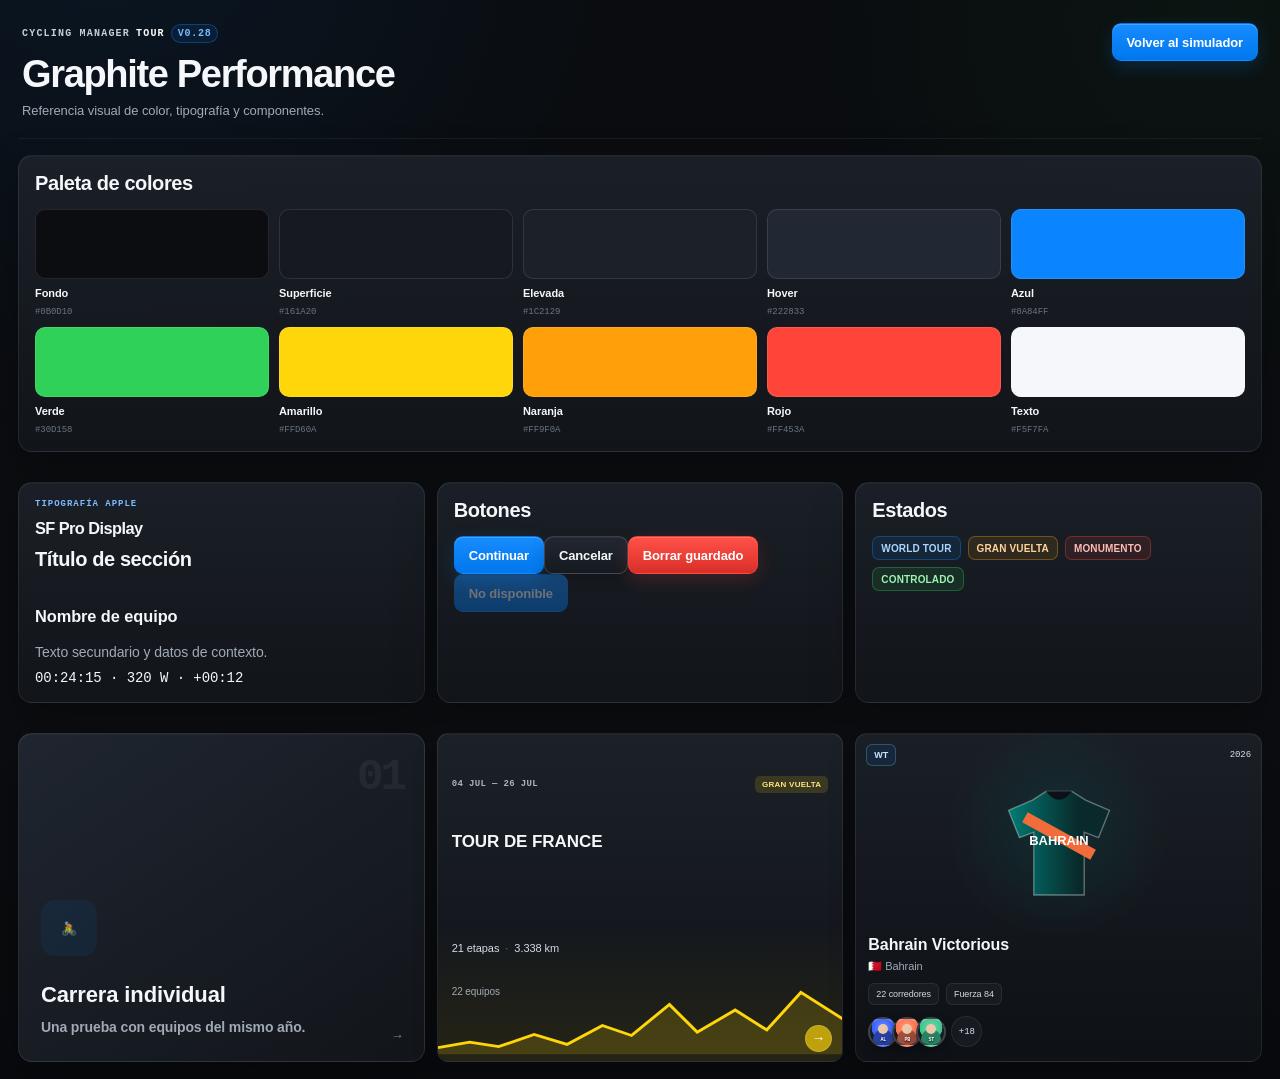
<file: ui-showcase.html>
<!DOCTYPE html>
<html lang="es" class="v028-graphite">
<head>
  <meta charset="UTF-8">
  <meta name="viewport" content="width=device-width, initial-scale=1.0">
  <meta name="theme-color" content="#0b0d10">
  <title>Graphite Performance · UI Showcase</title>
  <link rel="stylesheet" href="styles.css">
  <link rel="stylesheet" href="v028.css">
  <style>
    .showcase{display:grid;gap:16px}.showcase-grid{display:grid;grid-template-columns:repeat(3,minmax(0,1fr));gap:12px}.swatches{display:grid;grid-template-columns:repeat(5,1fr);gap:10px}.swatch{display:grid;gap:8px}.swatch i{height:70px;border:1px solid rgba(255,255,255,.1);border-radius:10px}.swatch b{font-size:11px}.swatch span{color:#697382;font-family:var(--font-mono);font-size:9px}.demo-jersey{width:150px;margin:auto}.demo-team{min-height:320px}.type-sample{display:grid;gap:10px}.type-sample h1,.type-sample h2,.type-sample h3,.type-sample p{margin:0}.showcase .panel{overflow:visible}@media(max-width:900px){.showcase-grid,.swatches{grid-template-columns:1fr 1fr}}@media(max-width:600px){.showcase-grid,.swatches{grid-template-columns:1fr}}
  </style>
</head>
<body class="v028-ui">
<div id="app">
  <header class="v028-wizard-header">
    <div class="v028-header-main"><div><span class="v028-brandline">CYCLING MANAGER <b>TOUR</b> <em>V0.28</em></span><h1>Graphite Performance</h1><p>Referencia visual de color, tipografía y componentes.</p></div></div>
    <div class="v028-header-actions"><a href="index.html"><button>Volver al simulador</button></a></div>
  </header>
  <main class="v028-wizard-stage showcase">
    <section class="panel"><h2>Paleta de colores</h2><div class="swatches">
      <div class="swatch"><i style="background:#0b0d10"></i><b>Fondo</b><span>#0B0D10</span></div>
      <div class="swatch"><i style="background:#161a20"></i><b>Superficie</b><span>#161A20</span></div>
      <div class="swatch"><i style="background:#1c2129"></i><b>Elevada</b><span>#1C2129</span></div>
      <div class="swatch"><i style="background:#222833"></i><b>Hover</b><span>#222833</span></div>
      <div class="swatch"><i style="background:#0a84ff"></i><b>Azul</b><span>#0A84FF</span></div>
      <div class="swatch"><i style="background:#30d158"></i><b>Verde</b><span>#30D158</span></div>
      <div class="swatch"><i style="background:#ffd60a"></i><b>Amarillo</b><span>#FFD60A</span></div>
      <div class="swatch"><i style="background:#ff9f0a"></i><b>Naranja</b><span>#FF9F0A</span></div>
      <div class="swatch"><i style="background:#ff453a"></i><b>Rojo</b><span>#FF453A</span></div>
      <div class="swatch"><i style="background:#f5f7fa"></i><b>Texto</b><span>#F5F7FA</span></div>
    </div></section>
    <section class="showcase-grid">
      <article class="panel type-sample"><span class="v028-kicker">TIPOGRAFÍA APPLE</span><h1>SF Pro Display</h1><h2>Título de sección</h2><h3>Nombre de equipo</h3><p class="muted">Texto secundario y datos de contexto.</p><code>00:24:15 · 320 W · +00:12</code></article>
      <article class="panel"><h2>Botones</h2><div class="button-row"><button>Continuar</button><button class="secondary">Cancelar</button><button class="danger">Borrar guardado</button><button disabled>No disponible</button></div></article>
      <article class="panel"><h2>Estados</h2><div class="badge-row"><span class="badge blue">WORLD TOUR</span><span class="badge orange">GRAN VUELTA</span><span class="badge red">MONUMENTO</span><span class="badge green">CONTROLADO</span></div></article>
    </section>
    <section class="showcase-grid">
      <button class="v028-mode-card"><span class="v028-mode-number">01</span><span class="v028-mode-icon">🚴</span><strong>Carrera individual</strong><small>Una prueba con equipos del mismo año.</small><span class="v028-mode-arrow">→</span></button>
      <article class="v028-race-card" style="--race-tone:#ffd60a;--race-fill:rgba(255,214,10,.12);--race-glow:rgba(255,214,10,.3)"><div class="v028-race-top"><span class="v028-race-date">04 JUL — 26 JUL</span><span class="v028-category grand">GRAN VUELTA</span></div><strong class="v028-race-name">Tour de France</strong><div class="v028-race-meta"><span>21 etapas</span><i>·</i><span>3.338 km</span></div><div class="v028-race-limit">22 equipos</div><svg class="v028-race-profile" viewBox="0 0 320 74" preserveAspectRatio="none"><path d="M0 62 L25 57 L48 61 L76 50 L102 59 L130 42 L153 51 L183 23 L205 48 L235 28 L260 46 L287 12 L320 36 L320 68 L0 68 Z" fill="rgba(255,214,10,.16)"/><path d="M0 62 L25 57 L48 61 L76 50 L102 59 L130 42 L153 51 L183 23 L205 48 L235 28 L260 46 L287 12 L320 36" fill="none" stroke="#ffd60a" stroke-width="2.5"/></svg><span class="v028-card-arrow">→</span></article>
      <article class="v028-team-card demo-team" style="--team-primary:#006c66;--team-secondary:#09292a;--team-accent:#f26b3a"><div class="v028-team-top"><span class="v028-level-badge wt">WT</span><span class="v028-year-badge">2026</span></div><div class="v028-jersey-stage"><svg class="v028-jersey-svg demo-jersey" viewBox="0 0 220 190"><path d="M71 30 91 17h38l20 13 35 15-16 40-21-8v92H73V77l-21 8-16-40 35-15Z" fill="url(#demo)" stroke="rgba(255,255,255,.35)" stroke-width="2"/><defs><linearGradient id="demo"><stop stop-color="#007b74"/><stop offset=".7" stop-color="#09292a"/></linearGradient></defs><path d="M60 55 160 110" stroke="#f26b3a" stroke-width="17"/><path d="M91 17q19 25 38 0" fill="#0d1117"/><text x="110" y="96" text-anchor="middle" fill="#fff" font-size="19" font-weight="900">BAHRAIN</text></svg></div><div class="v028-team-copy"><strong>Bahrain Victorious</strong><span>🇧🇭 Bahrain</span></div><div class="v028-team-stats"><span>22 corredores</span><span>Fuerza 84</span></div><div class="v028-avatar-stack"><span class="v028-avatar compact" style="--avatar:#335cff"><i>AL</i></span><span class="v028-avatar compact" style="--avatar:#ff714a"><i>PB</i></span><span class="v028-avatar compact" style="--avatar:#36c58c"><i>ST</i></span><span class="v028-avatar-more">+18</span></div></article>
    </section>
  </main>
</div>
</body>
</html>
</file>
<file: styles.css>
/* ============================================================
   CYCLING MANAGER TOUR v0.19
   styles.css
   ============================================================ */
:root{--bg:#0b1120;--panel:#1f2937;--panel2:#263244;--panel3:#334155;--text:#f9fafb;--muted:#9ca3af;--border:rgba(148,163,184,.24);--green:#22c55e;--blue:#38bdf8;--red:#ef4444;--orange:#f59e0b;--yellow:#facc15;--pink:#f472b6;--shadow:rgba(0,0,0,.34);--radius:18px}
*{box-sizing:border-box}body{margin:0;font-family:Inter,system-ui,-apple-system,BlinkMacSystemFont,"Segoe UI",sans-serif;color:var(--text);background:radial-gradient(circle at top left,rgba(34,197,94,.18),transparent 32%),radial-gradient(circle at top right,rgba(56,189,248,.14),transparent 32%),linear-gradient(180deg,#0b1120,#111827);font-size:15px}#app{width:min(100%,1780px);margin:0 auto;padding:22px}button,select,input{font-family:inherit}button{border:0;border-radius:12px;padding:11px 15px;background:linear-gradient(180deg,#34d399,var(--green));color:#052e16;font-weight:900;cursor:pointer;box-shadow:0 10px 20px var(--shadow)}button:hover{filter:brightness(1.07);transform:translateY(-1px)}button.secondary,.tab{background:linear-gradient(180deg,var(--panel3),#273244);color:var(--text);border:1px solid var(--border)}button.danger{background:linear-gradient(180deg,#fb7185,var(--red));color:#fff}select{width:100%;padding:10px;border-radius:12px;background:#0f172a;color:var(--text);border:1px solid var(--border);font-weight:800}input[type=range]{width:100%;accent-color:var(--green)}.header{display:flex;justify-content:space-between;gap:16px;align-items:center;margin-bottom:18px}.header h1{margin:0;font-size:clamp(30px,4vw,48px);letter-spacing:-.06em;line-height:.95}.header p{margin:8px 0 0;color:var(--muted)}.top-actions{display:flex;flex-wrap:wrap;gap:10px;justify-content:flex-end}.panel{background:linear-gradient(180deg,rgba(31,41,55,.98),rgba(17,24,39,.98));border:1px solid var(--border);border-radius:var(--radius);padding:18px;box-shadow:0 18px 38px var(--shadow);overflow-x:auto;margin-bottom:16px}.panel h2{margin:0 0 14px;font-size:25px;letter-spacing:-.04em}.panel h3{margin:18px 0 10px}.grid{display:grid;gap:16px}.grid.teams{grid-template-columns:repeat(2,minmax(0,1fr))}.grid.director{grid-template-columns:minmax(0,1.15fr) minmax(440px,.85fr)}.grid.two,.grid.live-grid{grid-template-columns:minmax(0,1fr) minmax(380px,.75fr)}.muted{color:var(--muted)}.small{font-size:12px}.badge-row,.chip-row,.preset-row{display:flex;gap:7px;flex-wrap:wrap;align-items:center}.badge,.chip{display:inline-flex;align-items:center;padding:6px 9px;border-radius:999px;background:rgba(75,85,99,.48);border:1px solid var(--border);color:#e5e7eb;font-size:11px;font-weight:900}.badge.green{background:rgba(34,197,94,.15);color:#bbf7d0;border-color:rgba(34,197,94,.4)}.badge.blue{background:rgba(56,189,248,.15);color:#bae6fd;border-color:rgba(56,189,248,.4)}.badge.orange{background:rgba(245,158,11,.15);color:#fde68a;border-color:rgba(245,158,11,.4)}.badge.red{background:rgba(239,68,68,.15);color:#fecaca;border-color:rgba(239,68,68,.4)}.jersey-yellow{background:rgba(250,204,21,.18)!important;color:#fde68a!important;border-color:rgba(250,204,21,.48)!important}.jersey-pink{background:rgba(244,114,182,.18)!important;color:#fbcfe8!important;border-color:rgba(244,114,182,.48)!important}.jersey-red{background:rgba(239,68,68,.18)!important;color:#fecaca!important;border-color:rgba(239,68,68,.48)!important}.jersey-green{background:rgba(34,197,94,.18)!important;color:#bbf7d0!important;border-color:rgba(34,197,94,.48)!important}.jersey-blue{background:rgba(56,189,248,.18)!important;color:#bae6fd!important;border-color:rgba(56,189,248,.48)!important}.jersey-white{background:rgba(255,255,255,.16)!important;color:#fff!important;border-color:rgba(255,255,255,.48)!important}.jersey-cobbles{background:rgba(168,162,158,.2)!important;color:#e7e5e4!important;border-color:rgba(168,162,158,.5)!important}.jersey-orange{background:rgba(249,115,22,.18)!important;color:#fed7aa!important;border-color:rgba(249,115,22,.48)!important}.jersey-rainbow{background:linear-gradient(90deg,#38bdf8,#22c55e,#facc15,#ef4444,#a855f7)!important;color:#fff!important}.jersey-polka{background:radial-gradient(circle at 20% 30%,#ef4444 0 10%,transparent 11%),radial-gradient(circle at 70% 45%,#ef4444 0 9%,transparent 10%),rgba(255,255,255,.15)!important;color:#fff!important}.mode-grid,.race-grid{display:grid;grid-template-columns:repeat(2,minmax(0,1fr));gap:12px}.race-grid{grid-template-columns:repeat(3,minmax(0,1fr))}.mode-card,.race-card,.team-card,.roster-card,.status-card,.rider-control,.material-card,.role-card,.leader-card,.podium-card,.mini-class,.calendar-card,.nutrition-card,.live-rider-card,.training-card,.weather-panel,.ttt-box{background:linear-gradient(180deg,rgba(38,50,68,.98),rgba(31,41,55,.98));border:1px solid var(--border);border-radius:16px;padding:15px}.mode-card,.race-card,.roster-card,.training-card{display:grid;gap:7px;text-align:left;color:var(--text)}.mode-card.active,.race-card.active,.training-card.active{outline:2px solid var(--green)}.race-date{color:#9ca3af;font-size:12px;font-weight:900}.race-title{font-size:18px;font-weight:950}.team-card{display:grid;gap:12px;border-color:rgba(148,163,184,.3)}.season-calendar{display:grid;grid-template-columns:repeat(4,minmax(0,1fr));gap:10px;max-height:560px;overflow:auto;padding-right:6px}.calendar-card{display:grid;gap:6px}.calendar-card.active{outline:2px solid var(--green)}.jersey-card{min-height:190px;display:grid;place-items:center;border-radius:18px;overflow:hidden;perspective:900px;background:linear-gradient(135deg,var(--team-primary),var(--team-secondary));border:1px solid rgba(255,255,255,.18)}.jersey-3d{width:154px;height:134px;display:grid;grid-template-columns:34px 1fr 34px;align-items:start;filter:drop-shadow(0 18px 25px rgba(0,0,0,.42));transform:rotateX(6deg) rotateY(-7deg);transition:.18s ease}.team-card:hover .jersey-3d{transform:rotateX(3deg) rotateY(5deg) scale(1.025)}.jersey-sleeve{height:58px;margin-top:18px;background:linear-gradient(180deg,var(--team-secondary),var(--team-accent));border-radius:16px 16px 8px 8px}.jersey-sleeve.left{transform:rotate(12deg)}.jersey-sleeve.right{transform:rotate(-12deg)}.jersey-body{position:relative;overflow:hidden;height:130px;display:grid;place-items:center;text-align:center;padding:12px;border-radius:22px 22px 16px 16px;background:linear-gradient(90deg,transparent 0 18%,var(--team-accent) 18% 28%,transparent 28% 72%,var(--team-accent) 72% 82%,transparent 82% 100%),linear-gradient(180deg,var(--team-primary),var(--team-secondary));border:2px solid rgba(255,255,255,.35)}.jersey-body:before{content:"";position:absolute;inset:0;background:radial-gradient(circle at 25% 12%,rgba(255,255,255,.35),transparent 22%),linear-gradient(110deg,rgba(255,255,255,.22),transparent 36%,rgba(0,0,0,.18) 70%,transparent)}.jersey-neck{position:absolute;top:-2px;left:50%;width:35px;height:22px;transform:translateX(-50%);background:rgba(15,23,42,.78);border-radius:0 0 18px 18px;border:1px solid rgba(255,255,255,.28);z-index:4}.stripe{position:absolute;top:0;bottom:0;width:18px;background:var(--team-accent);opacity:.78;z-index:1}.stripe-a{left:18px;transform:skewX(-10deg)}.stripe-b{right:18px;transform:skewX(10deg)}.jersey-body span,.jersey-body small{position:relative;z-index:5;color:#fff;text-shadow:0 2px 6px rgba(0,0,0,.6)}.jersey-body span{font-size:14px;font-weight:950}.jersey-body small{display:block;max-width:90px;font-size:8px;line-height:1.05;font-weight:800}.sticky-panel{position:sticky;top:10px;z-index:20}.roster-summary{display:grid;grid-template-columns:280px 1fr;gap:16px;align-items:center}.roster-grid{display:grid;grid-template-columns:repeat(4,minmax(0,1fr));gap:12px}.roster-card.selected{outline:2px solid var(--green);background:linear-gradient(180deg,rgba(34,197,94,.16),rgba(31,41,55,.98))}.chip.selected{background:rgba(34,197,94,.18);color:#bbf7d0;border-color:rgba(34,197,94,.45)}.mini-stats{display:grid;grid-template-columns:repeat(5,1fr);gap:5px;margin-top:10px}.mini-stats span{background:rgba(15,23,42,.48);border:1px solid var(--border);border-radius:10px;padding:6px;text-align:center;font-size:11px;font-weight:850}.tabs{display:flex;gap:8px;flex-wrap:wrap;margin:16px 0}.tab.active{background:linear-gradient(180deg,#34d399,var(--green));color:#052e16}.actionbar{position:sticky;top:10px;z-index:35;display:flex;justify-content:space-between;align-items:center;gap:14px;margin-bottom:16px;padding:14px;border-radius:18px;border:1px solid rgba(34,197,94,.42);background:rgba(15,23,42,.94);backdrop-filter:blur(14px);box-shadow:0 18px 34px rgba(0,0,0,.38)}.actionbar.live{border-color:rgba(56,189,248,.48)}.actionbar strong{font-size:18px}.actionbar p{margin:4px 0 0;color:var(--muted)}.actionbar-buttons{display:flex;gap:10px;flex-wrap:wrap}.bar{height:8px;margin-top:9px;background:rgba(31,41,55,.9);border-radius:999px;overflow:hidden;border:1px solid var(--border)}.bar div{height:100%;background:linear-gradient(90deg,var(--blue),var(--green))}.weather-panel{display:grid;grid-template-columns:1.2fr repeat(3,1fr);gap:10px;margin-bottom:14px}.weather-panel div{display:grid;gap:2px}.weather-panel span,.weather-panel small{color:var(--muted);font-size:12px}.stage-profile-card{display:grid;gap:12px}.stage-title-row{display:flex;justify-content:space-between;gap:14px;align-items:flex-start}.stage-title-row h2{margin:0}.stage-title-row p{margin:5px 0 0;color:var(--muted)}.profile-svg{background:rgba(15,23,42,.58);border:1px solid var(--border);border-radius:16px;overflow:hidden}.profile-svg svg{width:100%;min-height:280px;display:block}.profile-area{fill:rgba(34,197,94,.12)}.profile-line{fill:none;stroke:#86efac;stroke-width:3;stroke-linecap:round;stroke-linejoin:round}.climb-line{stroke:rgba(250,204,21,.6);stroke-dasharray:4 4}.climb-dot{fill:#ef4444;stroke:#fff;stroke-width:1.5}.svg-label{fill:#f9fafb;font-size:11px;font-weight:900;paint-order:stroke;stroke:rgba(15,23,42,.9);stroke-width:4px}.svg-icon{fill:#e5e7eb;font-size:12px;font-weight:900;paint-order:stroke;stroke:rgba(15,23,42,.9);stroke-width:4px}.group-dot.break{fill:#f97316}.group-dot.attack{fill:#a855f7}.group-dot.fav{fill:#22c55e}.group-dot.peloton{fill:#38bdf8}.group-dot.second{fill:#facc15}.group-dot.dropped{fill:#ef4444}.terrain{height:12px;border-radius:4px;opacity:.9}.terrain.flat{fill:#22c55e;background:#22c55e}.terrain.climb{fill:#f97316;background:#f97316}.terrain.hilly{fill:#f59e0b;background:#f59e0b}.terrain.cobbles{fill:#a8a29e;background:#a8a29e}.terrain.wall{fill:#a855f7;background:#a855f7}.terrain.final{fill:#ef4444;background:#ef4444}.terrain.tt{fill:#38bdf8;background:#38bdf8}.legend{display:flex;flex-wrap:wrap;gap:9px}.legend span{display:inline-flex;align-items:center;gap:6px;color:var(--muted);font-size:12px;font-weight:850}.legend b{width:14px;height:14px;display:inline-block;border-radius:4px}.sector-grid{display:grid;grid-template-columns:repeat(3,minmax(0,1fr));gap:8px}.sector-card,.sector-focus,.advice,.radar{background:rgba(15,23,42,.48);border:1px solid var(--border);border-radius:14px;padding:12px}.sector-card{display:grid;gap:3px}.sector-card span,.sector-card small{color:var(--muted);font-size:12px}.advice{display:grid;grid-template-columns:auto 1fr;gap:12px;margin-top:14px}.advice>span{font-size:32px}.advice strong{font-size:17px}.advice p{margin:4px 0 0;color:#d1d5db}.advice.high{border-color:rgba(239,68,68,.45);background:rgba(239,68,68,.11)}.advice.medium{border-color:rgba(245,158,11,.45);background:rgba(245,158,11,.11)}.advice.low{border-color:rgba(34,197,94,.35);background:rgba(34,197,94,.10)}.tv-lanes{display:grid;gap:9px;margin-top:16px}.lane{display:grid;grid-template-columns:170px 1fr;gap:10px;align-items:center;min-height:48px;padding:10px 12px;border-radius:14px;background:rgba(15,23,42,.52);border:1px solid var(--border);border-left:5px solid rgba(148,163,184,.4)}.lane.break{border-left-color:#f97316}.lane.attack{border-left-color:#a855f7}.lane.fav{border-left-color:#22c55e}.lane.peloton{border-left-color:#38bdf8}.lane.second{border-left-color:#facc15}.lane.dropped{border-left-color:#ef4444}.lane strong{font-size:14px}.lane span{color:var(--muted);font-size:12px}.lane-chips{grid-column:1/-1;display:flex;gap:6px;flex-wrap:wrap}.lane-chips b{display:inline-flex;padding:5px 7px;border-radius:999px;background:rgba(75,85,99,.45);border:1px solid var(--border);font-size:11px}.lane-chips b.mine{background:rgba(34,197,94,.16);color:#bbf7d0;border-color:rgba(34,197,94,.45)}.lane-chips b.rival{background:rgba(239,68,68,.16);color:#fecaca;border-color:rgba(239,68,68,.45)}.quick-grid{display:grid;grid-template-columns:repeat(2,minmax(0,1fr));gap:10px;margin-bottom:14px}.role-card{display:grid;gap:8px}.role-card span{color:var(--muted);font-weight:850}.strategy-list{display:grid;gap:12px;max-height:760px;overflow-y:auto;padding-right:6px}.rider-control.protected,.live-rider-card.protected{border-color:rgba(250,204,21,.62);box-shadow:0 0 0 1px rgba(250,204,21,.15)}.rider-control,.live-rider-card{display:grid;gap:9px}.rider-control h3,.live-rider-card h3{margin:0}.rider-control label,.material-card label,.live-rider-card label,.ttt-box label{color:var(--muted);font-size:11px;font-weight:900;text-transform:uppercase;letter-spacing:.06em}.ttt-box{display:grid;gap:8px;margin:12px 0}.radio-list{display:grid;gap:8px;max-height:420px;overflow-y:auto;padding-right:6px}.radio{background:rgba(15,23,42,.52);border:1px solid var(--border);border-radius:12px;padding:10px}.radio span{display:block;color:var(--blue);font-size:11px;font-weight:900;margin-bottom:4px}.radio p{margin:0;color:#d1d5db;font-size:13px;line-height:1.4}.radar{margin:12px 0}.radar h3{margin:0 0 8px}.radar-row{display:flex;justify-content:space-between;gap:10px;padding:7px 0;border-bottom:1px solid rgba(148,163,184,.13)}.radar-row span{color:#fecaca;font-weight:850}.energy-map{display:grid;grid-template-columns:repeat(4,minmax(0,1fr));gap:8px;margin-bottom:14px}.energy{display:flex;justify-content:space-between;gap:10px;padding:10px;border-radius:13px;border:1px solid var(--border);background:rgba(15,23,42,.48)}.energy.good{border-color:rgba(34,197,94,.45);background:rgba(34,197,94,.12)}.energy.warn{border-color:rgba(245,158,11,.45);background:rgba(245,158,11,.12)}.energy.bad{border-color:rgba(239,68,68,.45);background:rgba(239,68,68,.12)}.live-rider-grid{display:grid;grid-template-columns:repeat(2,minmax(0,1fr));gap:12px}.nutrition-stock{display:grid;grid-template-columns:repeat(3,minmax(0,1fr));gap:10px;margin-top:12px}.nutrition-card{display:grid;gap:4px}.nutrition-card span{color:var(--green);font-weight:900}.nutrition-card small{color:var(--muted)}.nutrition-actions{display:grid;grid-template-columns:repeat(3,minmax(0,1fr));gap:6px}.nutrition-actions button{padding:8px;font-size:11px}.material-grid{display:grid;grid-template-columns:repeat(4,minmax(0,1fr));gap:12px}.material-card{display:grid;gap:10px}.bike-visual{position:relative;height:96px;border-radius:14px;background:radial-gradient(circle at 30% 60%,rgba(56,189,248,.18),transparent 25%),rgba(15,23,42,.48);border:1px solid var(--border);overflow:hidden}.wheel{position:absolute;bottom:18px;width:38px;height:38px;border:5px solid #e5e7eb;border-radius:50%;box-shadow:inset 0 0 0 2px rgba(15,23,42,.9)}.w1{left:34px}.w2{right:34px}.bike-frame{position:absolute;left:54px;right:54px;bottom:38px;height:30px;border-bottom:5px solid var(--green);border-left:5px solid var(--green);border-right:5px solid var(--green);transform:skewX(-18deg)}.leader-strip{display:grid;grid-template-columns:repeat(5,minmax(0,1fr));gap:12px}.leader-card{display:grid;gap:5px}.leader-card span{font-size:11px;font-weight:950;text-transform:uppercase;letter-spacing:.06em}.leader-card small{color:var(--muted)}.classification-scroll{max-height:calc(100vh - 260px);min-height:280px;overflow:auto;border:1px solid var(--border);border-radius:14px;background:rgba(15,23,42,.34)}.mini-scroll{max-height:360px;overflow:auto;border:1px solid rgba(148,163,184,.16);border-radius:12px;background:rgba(15,23,42,.28)}.classification-scroll table{min-width:1050px}.mini-scroll table{min-width:390px}table{width:100%;border-collapse:collapse;font-size:13px}thead th{position:sticky;top:0;z-index:3}th,td{padding:9px 10px;border-bottom:1px solid rgba(75,85,99,.55);text-align:left}th{background:rgba(55,65,81,.98);color:#e5e7eb;font-size:11px;text-transform:uppercase;letter-spacing:.05em}tbody tr:nth-child(even) td{background:rgba(15,23,42,.45)}tr.user-team td{color:#bbf7d0;font-weight:850}tr.race-leader td{font-weight:950}.podium{display:grid;grid-template-columns:repeat(3,minmax(0,1fr));gap:12px}.podium-card h3{margin:8px 0}.training-grid{display:grid;grid-template-columns:repeat(3,minmax(0,1fr));gap:12px}.training-card em{color:#bbf7d0;font-style:normal;font-size:12px}.toast{position:fixed;left:50%;bottom:22px;transform:translateX(-50%);background:rgba(15,23,42,.96);border:1px solid var(--border);color:#fff;border-radius:999px;padding:10px 16px;z-index:999;box-shadow:0 18px 30px rgba(0,0,0,.38);font-weight:850}.classification-scroll::-webkit-scrollbar,.mini-scroll::-webkit-scrollbar,.strategy-list::-webkit-scrollbar,.radio-list::-webkit-scrollbar,.season-calendar::-webkit-scrollbar{width:10px;height:10px}.classification-scroll::-webkit-scrollbar-track,.mini-scroll::-webkit-scrollbar-track,.strategy-list::-webkit-scrollbar-track,.radio-list::-webkit-scrollbar-track,.season-calendar::-webkit-scrollbar-track{background:rgba(15,23,42,.55);border-radius:999px}.classification-scroll::-webkit-scrollbar-thumb,.mini-scroll::-webkit-scrollbar-thumb,.strategy-list::-webkit-scrollbar-thumb,.radio-list::-webkit-scrollbar-thumb,.season-calendar::-webkit-scrollbar-thumb{background:rgba(148,163,184,.45);border-radius:999px}.classification-scroll::-webkit-scrollbar-thumb:hover,.mini-scroll::-webkit-scrollbar-thumb:hover{background:rgba(34,197,94,.55)}@media(max-width:1450px){.grid.director,.grid.two,.grid.live-grid{grid-template-columns:1fr}.roster-grid,.material-grid{grid-template-columns:repeat(3,minmax(0,1fr))}.leader-strip{grid-template-columns:repeat(3,minmax(0,1fr))}.sector-grid{grid-template-columns:repeat(2,minmax(0,1fr))}.weather-panel{grid-template-columns:repeat(2,1fr)}.training-grid{grid-template-columns:repeat(2,1fr)}}@media(max-width:980px){#app{padding:14px}.header{flex-direction:column;align-items:flex-start}.top-actions{justify-content:flex-start}.grid.teams,.race-grid,.mode-grid,.roster-grid,.material-grid,.leader-strip,.quick-grid,.energy-map,.podium,.season-calendar,.nutrition-stock,.live-rider-grid,.training-grid,.weather-panel{grid-template-columns:1fr}.roster-summary{grid-template-columns:1fr}.actionbar{position:static;flex-direction:column;align-items:stretch}.actionbar-buttons{flex-direction:column}.lane{grid-template-columns:1fr}.sector-grid{grid-template-columns:1fr}button{width:100%}.classification-scroll{max-height:70vh}}


/* v0.19 profile climb bands */
.climb-band{fill:rgba(249,115,22,.075);stroke:rgba(249,115,22,.18);stroke-width:1}.climb-band.hard{fill:rgba(239,68,68,.10);stroke:rgba(239,68,68,.24)}.climb-start-line{stroke:rgba(255,255,255,.22);stroke-dasharray:2 5}.small-label{font-size:9px;opacity:.78}

/* ============================================================
   v0.19 Race Director Pro visual layer
   ============================================================ */
.actionbar-mini{display:flex;gap:7px;flex-wrap:wrap;margin-top:9px}.control-pill{display:inline-flex;align-items:center;gap:5px;padding:5px 9px;border-radius:999px;background:rgba(75,85,99,.42);border:1px solid var(--border);font-size:11px;font-weight:950;color:#e5e7eb}.control-pill.good{background:rgba(34,197,94,.14);border-color:rgba(34,197,94,.42);color:#bbf7d0}.control-pill.warning{background:rgba(245,158,11,.14);border-color:rgba(245,158,11,.48);color:#fde68a}.control-pill.danger{background:rgba(239,68,68,.14);border-color:rgba(239,68,68,.48);color:#fecaca}.race-control-panel{display:grid;grid-template-columns:220px 1fr;gap:12px;margin:12px 0 14px;padding:14px;border-radius:18px;border:1px solid var(--border);background:rgba(15,23,42,.42)}.race-control-panel.good{border-color:rgba(34,197,94,.42);background:linear-gradient(180deg,rgba(34,197,94,.10),rgba(15,23,42,.42))}.race-control-panel.warning{border-color:rgba(245,158,11,.50);background:linear-gradient(180deg,rgba(245,158,11,.11),rgba(15,23,42,.42))}.race-control-panel.danger{border-color:rgba(239,68,68,.55);background:linear-gradient(180deg,rgba(239,68,68,.13),rgba(15,23,42,.42))}.control-gauge{display:grid;place-items:center;text-align:center;border-radius:16px;background:rgba(15,23,42,.46);border:1px solid rgba(148,163,184,.18);padding:12px}.control-gauge span{font-size:34px}.control-gauge strong{font-size:20px;letter-spacing:-.04em}.control-gauge small{color:var(--muted);font-weight:850;text-transform:uppercase;font-size:10px}.control-data-grid{display:grid;grid-template-columns:repeat(4,minmax(0,1fr));gap:8px}.control-data-grid div{background:rgba(15,23,42,.50);border:1px solid rgba(148,163,184,.18);border-radius:14px;padding:10px;display:grid;gap:4px}.control-data-grid b{font-size:15px;color:#fff}.control-data-grid span{font-size:11px;color:var(--muted);font-weight:850;text-transform:uppercase}.threat-panel{display:grid;grid-template-columns:minmax(0,1fr) 180px;gap:16px;align-items:center;margin-top:14px;padding:14px;border-radius:16px;border:1px solid var(--border);background:rgba(15,23,42,.42)}.threat-panel h2,.recommendation-card h2{margin:0 0 6px}.threat-panel p,.recommendation-card p{margin:0;color:#d1d5db;line-height:1.4}.threat-panel.good{border-color:rgba(34,197,94,.38)}.threat-panel.warning{border-color:rgba(245,158,11,.50)}.threat-panel.danger{border-color:rgba(239,68,68,.55)}.threat-meter{height:14px;border-radius:999px;background:rgba(15,23,42,.7);overflow:hidden;border:1px solid rgba(148,163,184,.20)}.threat-meter div{height:100%;background:linear-gradient(90deg,#22c55e,#facc15,#ef4444);border-radius:999px}.recommendation-card{display:flex;justify-content:space-between;align-items:center;gap:14px;margin-top:14px;padding:14px;border-radius:16px;border:1px solid rgba(56,189,248,.36);background:linear-gradient(180deg,rgba(56,189,248,.10),rgba(15,23,42,.42))}.tv-lanes.pro{gap:10px}.lane.chase{border-left-color:#14b8a6}.lane.bus{border-left-color:#fb923c}.group-metrics{grid-column:1/-1;display:flex;gap:7px;flex-wrap:wrap}.group-metrics i{font-style:normal;font-size:10px;padding:4px 7px;border-radius:999px;background:rgba(15,23,42,.55);border:1px solid rgba(148,163,184,.18);color:#cbd5e1}.tv-lanes.chrono .lane{border-left-color:#38bdf8}.race-control-panel+.stage-profile-card{margin-top:4px}.lane.preview{opacity:.9}@media(max-width:980px){.race-control-panel,.threat-panel{grid-template-columns:1fr}.control-data-grid{grid-template-columns:1fr 1fr}.recommendation-card{flex-direction:column;align-items:stretch}}


/* ============================================================
   v0.19 Manager Expansion UI
   ============================================================ */
.manager-strip{display:grid;grid-template-columns:repeat(4,minmax(0,1fr));gap:10px;margin:0 0 14px}.manager-kpi{padding:12px;border:1px solid var(--border);border-radius:14px;background:linear-gradient(180deg,rgba(38,50,68,.96),rgba(15,23,42,.96));display:grid;gap:3px}.manager-kpi span{font-size:11px;text-transform:uppercase;color:var(--muted);font-weight:950}.manager-kpi strong{font-size:19px}.manager-kpi.good{border-color:rgba(34,197,94,.55)}.manager-kpi.warn{border-color:rgba(245,158,11,.55)}.manager-kpi.bad{border-color:rgba(239,68,68,.55)}
.objective-grid,.form-grid,.staff-grid,.market-list,.effect-grid{display:grid;grid-template-columns:repeat(2,minmax(0,1fr));gap:12px}.objective-card,.form-card,.staff-card,.market-card,.objective-mini,.broadcast-script,.broadcast-overlay,.tv-hero,.tv-ticker{background:linear-gradient(180deg,rgba(38,50,68,.98),rgba(15,23,42,.98));border:1px solid var(--border);border-radius:16px;padding:14px}.objective-card.done{border-color:rgba(34,197,94,.55);background:linear-gradient(180deg,rgba(34,197,94,.14),rgba(15,23,42,.98))}.objective-card.mandatory{border-color:rgba(245,158,11,.55)}.objective-card.failed{border-color:rgba(239,68,68,.55)}.objective-bar{height:9px;border-radius:999px;background:rgba(15,23,42,.8);overflow:hidden;border:1px solid var(--border);margin:10px 0}.objective-bar div{height:100%;background:linear-gradient(90deg,var(--blue),var(--green))}.objective-row{display:flex;align-items:center;justify-content:space-between;border-bottom:1px solid rgba(148,163,184,.16);padding:8px 0;gap:10px}.objective-mini button{margin-top:12px}.form-card.good{border-color:rgba(34,197,94,.55)}.form-card.warn{border-color:rgba(245,158,11,.55)}.form-card.bad{border-color:rgba(239,68,68,.55)}.form-card label{font-size:11px;text-transform:uppercase;color:var(--muted);font-weight:950;margin-top:7px}.staff-card.hired{border-color:rgba(34,197,94,.55);opacity:.92}.staff-card button:disabled{opacity:.55;cursor:not-allowed}.effect-grid div{padding:12px;border-radius:12px;background:rgba(15,23,42,.55);border:1px solid var(--border);display:flex;justify-content:space-between}.market-card.youth{border-color:rgba(56,189,248,.55)}.table-btn{padding:6px 9px;font-size:11px;box-shadow:none}.compact-table{max-height:520px}.tv-screen-panel{background:radial-gradient(circle at top left,rgba(56,189,248,.16),transparent 35%),linear-gradient(180deg,rgba(17,24,39,.98),rgba(3,7,18,.98))}.tv-hero{display:grid;grid-template-columns:1fr 1.5fr;gap:12px;margin-bottom:12px}.tv-live{color:#ef4444;font-weight:950;font-size:12px;letter-spacing:.08em}.tv-scoreboard{display:grid;grid-template-columns:repeat(5,minmax(0,1fr));gap:8px}.tv-scoreboard div{padding:10px;border-radius:12px;background:rgba(15,23,42,.7);border:1px solid var(--border);display:grid;gap:3px}.tv-scoreboard span{font-size:10px;text-transform:uppercase;color:var(--muted);font-weight:950}.tv-scoreboard strong{font-size:14px}.tv-ticker{display:flex;gap:8px;overflow:auto;border-radius:999px;padding:8px;background:rgba(15,23,42,.65);border:1px solid var(--border);margin-bottom:12px}.tv-ticker span{white-space:nowrap;background:rgba(56,189,248,.13);border:1px solid rgba(56,189,248,.3);padding:6px 10px;border-radius:999px;font-size:12px;font-weight:850}.broadcast-script{display:grid;gap:8px;margin-top:12px}.broadcast-line{display:grid;grid-template-columns:120px 1fr;gap:10px;padding:8px;border-bottom:1px solid rgba(148,163,184,.14)}.broadcast-line b{color:#93c5fd}.broadcast-overlay{display:grid;grid-template-columns:210px 1fr;gap:12px;margin:12px 0;border-color:rgba(56,189,248,.38)}.broadcast-camera{display:grid;gap:4px}.broadcast-camera span{font-size:11px;color:#f87171;font-weight:950}.broadcast-camera strong{font-size:18px}.broadcast-camera small{color:var(--muted)}.broadcast-lines p{margin:0 0 6px;color:#dbeafe;font-size:12px}.pro-profile .profile-svg{background:linear-gradient(180deg,rgba(15,23,42,.72),rgba(6,15,28,.88))}.profile-gridline{stroke:rgba(148,163,184,.16);stroke-width:1}.profile-kmline{stroke:rgba(148,163,184,.10);stroke-width:1}.alt-label{font-size:9px;opacity:.75}.gradient-bar{display:inline-block;width:14px;height:12px;border-radius:3px}.g-flat{fill:#22c55e;background:#22c55e}.g-up{fill:#84cc16;background:#84cc16}.g-med{fill:#f97316;background:#f97316}.g-hard{fill:#ef4444;background:#ef4444}.g-down{fill:#38bdf8;background:#38bdf8}.climb-band{fill:rgba(245,158,11,.07)}.climb-band.hard{fill:rgba(239,68,68,.10)}.climb-start-line{stroke:rgba(250,204,21,.45);stroke-dasharray:3 4}.small-label{font-size:9px}.group-metrics{display:flex;gap:8px;flex-wrap:wrap;grid-column:1/-1}.group-metrics i{font-style:normal;font-size:11px;color:#cbd5e1;background:rgba(15,23,42,.45);padding:4px 7px;border-radius:999px;border:1px solid rgba(148,163,184,.18)}.lane.chase{border-left-color:#818cf8}.lane.bus{border-left-color:#fb923c}.group-dot.chase{fill:#818cf8}.group-dot.bus{fill:#fb923c}
@media(max-width:1200px){.manager-strip,.tv-scoreboard,.objective-grid,.form-grid,.staff-grid,.market-list,.effect-grid{grid-template-columns:1fr 1fr}.tv-hero,.broadcast-overlay{grid-template-columns:1fr}}@media(max-width:800px){.manager-strip,.tv-scoreboard,.objective-grid,.form-grid,.staff-grid,.market-list,.effect-grid{grid-template-columns:1fr}.broadcast-line{grid-template-columns:1fr}}
</file>
<file: v028.css>
/* ============================================================
   CYCLING MANAGER TOUR v0.28 · GRAPHITE PERFORMANCE
   Design system inspirado en interfaces Apple / motorsport data.
   ============================================================ */

:root {
  --bg: #0b0d10;
  --bg-deep: #07090c;
  --panel: #161a20;
  --panel2: #1c2129;
  --panel3: #222833;
  --surface: #11151a;
  --surface-soft: rgba(22, 26, 32, .86);
  --text: #f5f7fa;
  --muted: #a1a9b5;
  --muted-2: #697382;
  --border: rgba(255,255,255,.08);
  --border-strong: rgba(255,255,255,.16);
  --blue: #0a84ff;
  --blue-soft: rgba(10,132,255,.14);
  --green: #30d158;
  --green-soft: rgba(48,209,88,.13);
  --yellow: #ffd60a;
  --orange: #ff9f0a;
  --red: #ff453a;
  --pink: #ff4f9a;
  --purple: #bf5af2;
  --cyan: #64d2ff;
  --shadow: rgba(0,0,0,.44);
  --radius: 14px;
  --radius-lg: 20px;
  --font-display: -apple-system, BlinkMacSystemFont, "SF Pro Display", "Helvetica Neue", Arial, sans-serif;
  --font-text: -apple-system, BlinkMacSystemFont, "SF Pro Text", "Helvetica Neue", Arial, sans-serif;
  --font-mono: "SFMono-Regular", "SF Mono", ui-monospace, Menlo, Monaco, Consolas, monospace;
}

html.v028-graphite { color-scheme: dark; background: var(--bg); }
html.v028-graphite, html.v028-graphite body { min-height: 100%; }
body.v028-ui {
  margin: 0;
  color: var(--text);
  font-family: var(--font-text);
  font-size: 14px;
  font-weight: 400;
  background:
    radial-gradient(circle at 8% -10%, rgba(10,132,255,.09), transparent 32%),
    radial-gradient(circle at 95% 0%, rgba(48,209,88,.045), transparent 26%),
    linear-gradient(180deg, #0a0c0f 0%, #0b0d10 65%, #080a0d 100%);
  letter-spacing: -.005em;
}
body.v028-ui::before {
  content: "";
  position: fixed;
  inset: 0;
  pointer-events: none;
  opacity: .12;
  background-image: linear-gradient(rgba(255,255,255,.018) 1px, transparent 1px), linear-gradient(90deg, rgba(255,255,255,.014) 1px, transparent 1px);
  background-size: 56px 56px;
  mask-image: linear-gradient(to bottom, #000, transparent 82%);
}

body.v028-ui #app {
  position: relative;
  z-index: 1;
  width: min(100%, 1920px);
  margin: 0 auto;
  padding: 18px;
}

body.v028-ui *, body.v028-ui *::before, body.v028-ui *::after { box-sizing: border-box; }
body.v028-ui button, body.v028-ui input, body.v028-ui select, body.v028-ui textarea { font: inherit; }
body.v028-ui button { -webkit-tap-highlight-color: transparent; }
body.v028-ui h1, body.v028-ui h2, body.v028-ui h3, body.v028-ui strong { font-family: var(--font-display); }
body.v028-ui h1 { letter-spacing: -.035em; }
body.v028-ui h2 { letter-spacing: -.02em; }
body.v028-ui .muted { color: var(--muted); }
body.v028-ui .small { font-size: 12px; }
body.v028-ui .v028-icon { flex: 0 0 auto; }

/* --- Global buttons ------------------------------------------------------ */
body.v028-ui button {
  min-height: 38px;
  border: 1px solid transparent;
  border-radius: 9px;
  padding: 9px 14px;
  color: #fff;
  background: linear-gradient(180deg, #178cff 0%, #0077ed 100%);
  box-shadow: 0 6px 18px rgba(10,132,255,.2), inset 0 1px 0 rgba(255,255,255,.2);
  font-size: 13px;
  font-weight: 650;
  letter-spacing: -.01em;
  cursor: pointer;
  transition: transform .16s ease, filter .16s ease, border-color .16s ease, background .16s ease, box-shadow .16s ease;
}
body.v028-ui button:hover:not(:disabled) { transform: translateY(-1px); filter: brightness(1.07); }
body.v028-ui button:active:not(:disabled) { transform: translateY(0) scale(.985); }
body.v028-ui button:disabled { opacity: .38; cursor: not-allowed; box-shadow: none; }
body.v028-ui button.secondary, body.v028-ui .tab {
  color: var(--text);
  border-color: var(--border-strong);
  background: linear-gradient(180deg, rgba(34,40,51,.96), rgba(22,26,32,.96));
  box-shadow: inset 0 1px 0 rgba(255,255,255,.045), 0 6px 16px rgba(0,0,0,.18);
}
body.v028-ui button.danger {
  color: #fff;
  border-color: rgba(255,69,58,.55);
  background: linear-gradient(180deg, #ff5148, #d92f29);
  box-shadow: 0 6px 18px rgba(255,69,58,.18), inset 0 1px 0 rgba(255,255,255,.2);
}
body.v028-ui button .v028-icon { vertical-align: middle; margin-left: 5px; }

/* --- Global form controls ------------------------------------------------ */
body.v028-ui input:not([type="range"]):not([type="checkbox"]):not([type="radio"]),
body.v028-ui select,
body.v028-ui textarea {
  width: 100%;
  min-height: 40px;
  padding: 10px 12px;
  color: var(--text);
  border: 1px solid var(--border);
  border-radius: 9px;
  outline: 0;
  background: #101419;
  box-shadow: inset 0 1px 0 rgba(255,255,255,.025);
  transition: border-color .16s ease, box-shadow .16s ease, background .16s ease;
}
body.v028-ui input:focus, body.v028-ui select:focus, body.v028-ui textarea:focus {
  border-color: rgba(10,132,255,.8);
  box-shadow: 0 0 0 3px rgba(10,132,255,.14);
  background: #12171d;
}
body.v028-ui input[type="range"] { accent-color: var(--blue); }
body.v028-ui input[type="checkbox"] { accent-color: var(--blue); }

/* --- Generic panels and navigation -------------------------------------- */
body.v028-ui .panel {
  overflow: hidden;
  margin-bottom: 14px;
  padding: 16px;
  color: var(--text);
  border: 1px solid var(--border);
  border-radius: var(--radius);
  background: linear-gradient(180deg, rgba(28,33,41,.94), rgba(18,22,27,.96));
  box-shadow: 0 18px 45px rgba(0,0,0,.25), inset 0 1px 0 rgba(255,255,255,.025);
}
body.v028-ui .panel h2 { margin: 0 0 14px; font-size: 20px; font-weight: 680; }
body.v028-ui .panel h3 { margin: 12px 0 8px; }
body.v028-ui .header {
  margin-bottom: 14px;
  padding: 2px 2px 0;
}
body.v028-ui .header h1 { margin: 0; font-size: clamp(28px, 3.5vw, 44px); line-height: 1.02; font-weight: 720; }
body.v028-ui .header p { margin: 7px 0 0; color: var(--muted); }
body.v028-ui .top-actions { gap: 8px; }
body.v028-ui .tabs, body.v028-ui .manager-tabs {
  gap: 5px;
  padding: 5px;
  border: 1px solid var(--border);
  border-radius: 11px;
  background: rgba(7,9,12,.52);
}
body.v028-ui .tab { min-height: 34px; box-shadow: none; }
body.v028-ui .tab.active, body.v028-ui .manager-tabs button.active {
  border-color: rgba(10,132,255,.5);
  background: rgba(10,132,255,.18);
  color: #d8ecff;
}

/* --- Badges -------------------------------------------------------------- */
body.v028-ui .badge, body.v028-ui .chip, body.v028-ui .v028-count-pill {
  display: inline-flex;
  align-items: center;
  gap: 5px;
  min-height: 24px;
  padding: 4px 8px;
  border: 1px solid var(--border);
  border-radius: 7px;
  color: #dce2ea;
  background: rgba(255,255,255,.045);
  font-size: 10px;
  font-weight: 700;
  letter-spacing: .015em;
}
body.v028-ui .badge.green, body.v028-ui .chip.selected { color: #9df5b3; border-color: rgba(48,209,88,.32); background: rgba(48,209,88,.1); }
body.v028-ui .badge.blue { color: #abd5ff; border-color: rgba(10,132,255,.34); background: rgba(10,132,255,.1); }
body.v028-ui .badge.orange { color: #ffd39b; border-color: rgba(255,159,10,.34); background: rgba(255,159,10,.1); }
body.v028-ui .badge.red { color: #ffbbb6; border-color: rgba(255,69,58,.34); background: rgba(255,69,58,.1); }

/* ============================================================
   WIZARD V0.28
   ============================================================ */
.v028-wizard-header {
  display: flex;
  align-items: flex-start;
  justify-content: space-between;
  gap: 22px;
  min-height: 90px;
  padding: 5px 4px 18px;
  border-bottom: 1px solid rgba(255,255,255,.055);
}
.v028-header-main { display: flex; align-items: flex-start; gap: 14px; min-width: 0; }
.v028-header-main > div { min-width: 0; }
.v028-brandline {
  display: inline-flex;
  align-items: center;
  gap: 6px;
  margin-bottom: 12px;
  color: #c8cdd5;
  font-family: var(--font-mono);
  font-size: 10px;
  font-weight: 700;
  letter-spacing: .12em;
}
.v028-brandline b { color: #fff; }
.v028-brandline em {
  padding: 3px 6px;
  border: 1px solid rgba(10,132,255,.35);
  border-radius: 999px;
  color: #78baff;
  background: rgba(10,132,255,.1);
  font-style: normal;
  letter-spacing: .07em;
}
.v028-wizard-header h1 { margin: 0; max-width: 850px; font-size: clamp(27px, 3vw, 38px); line-height: 1.04; font-weight: 720; }
.v028-wizard-header p { margin: 7px 0 0; color: var(--muted); font-size: 13px; line-height: 1.45; }
.v028-header-actions { display: flex; gap: 8px; flex-wrap: wrap; justify-content: flex-end; }
.v028-back-button {
  min-height: 30px !important;
  padding: 5px 9px !important;
  color: #cbd2db !important;
  border: 1px solid var(--border) !important;
  background: rgba(255,255,255,.035) !important;
  box-shadow: none !important;
}
.v028-back-button .v028-icon { margin: 0 4px 0 0 !important; }
.v028-wizard-stage { display: grid; gap: 18px; padding-top: 16px; }

.v028-stepper {
  position: relative;
  display: grid;
  grid-template-columns: repeat(4, minmax(90px, 1fr));
  max-width: 980px;
  margin: 0 auto 4px;
}
.v028-stepper::before {
  content: "";
  position: absolute;
  top: 15px;
  right: 11%;
  left: 11%;
  height: 1px;
  background: linear-gradient(90deg, rgba(10,132,255,.8), rgba(255,255,255,.13) 35%, rgba(255,255,255,.13));
}
.v028-step { position: relative; z-index: 1; display: grid; justify-items: center; gap: 7px; color: var(--muted); font-size: 11px; font-weight: 520; }
.v028-step > span {
  display: grid;
  place-items: center;
  width: 31px;
  height: 31px;
  border: 1px solid rgba(255,255,255,.2);
  border-radius: 50%;
  color: #c7ced7;
  background: #0e1217;
  box-shadow: 0 0 0 4px var(--bg);
  font-family: var(--font-mono);
  font-size: 11px;
}
.v028-step b { font-weight: 520; }
.v028-step.active { color: #fff; }
.v028-step.active > span { color: #fff; border-color: #45a4ff; background: var(--blue); box-shadow: 0 0 0 4px var(--bg), 0 0 18px rgba(10,132,255,.35); }
.v028-step.done > span { color: #07130b; border-color: var(--green); background: var(--green); }

/* Mode cards */
.v028-mode-grid { display: grid; grid-template-columns: repeat(2, minmax(0, 1fr)); gap: 14px; }
.v028-mode-card {
  position: relative;
  display: grid;
  align-content: end;
  justify-items: start;
  min-height: 250px;
  overflow: hidden;
  padding: 22px !important;
  text-align: left;
  color: var(--text) !important;
  border: 1px solid rgba(255,255,255,.09) !important;
  border-radius: 14px !important;
  background:
    linear-gradient(145deg, rgba(34,40,51,.9), rgba(18,22,27,.98)) !important;
  box-shadow: 0 20px 45px rgba(0,0,0,.27), inset 0 1px 0 rgba(255,255,255,.035) !important;
}
.v028-mode-card::before {
  content: "";
  position: absolute;
  inset: 0;
  opacity: 0;
  background: radial-gradient(circle at 15% 15%, rgba(10,132,255,.16), transparent 42%);
  transition: opacity .2s ease;
}
.v028-mode-card:hover::before { opacity: 1; }
.v028-mode-card.special::before { background: radial-gradient(circle at 15% 15%, rgba(191,90,242,.18), transparent 42%); }
.v028-mode-number { position: absolute; top: 18px; right: 20px; color: rgba(255,255,255,.055); font-family: var(--font-mono); font-size: 45px; font-weight: 800; letter-spacing: -.08em; }
.v028-mode-icon { display: grid; place-items: center; width: 56px; height: 56px; margin-bottom: 26px; color: #4aa6ff; border-radius: 14px; background: rgba(10,132,255,.08); }
.v028-mode-card.special .v028-mode-icon { color: #d69bff; background: rgba(191,90,242,.09); }
.v028-mode-card strong { position: relative; z-index: 1; margin-bottom: 9px; font-size: 22px; font-weight: 680; }
.v028-mode-card small { position: relative; z-index: 1; max-width: 340px; color: var(--muted); font-size: 14px; line-height: 1.55; }
.v028-mode-arrow { position: absolute; right: 20px; bottom: 18px; color: #7c8795; transition: transform .18s ease, color .18s ease; }
.v028-mode-card:hover .v028-mode-arrow { color: #fff; transform: translateX(4px); }
.v028-special-label { position: absolute; top: 18px; left: 18px; padding: 5px 9px; border: 1px solid rgba(191,90,242,.32); border-radius: 7px; color: #d9a8ff; background: rgba(191,90,242,.12); font-size: 10px; font-weight: 750; letter-spacing: .05em; }
.v028-feature-strip { display: grid; grid-template-columns: repeat(3, 1fr); gap: 10px; }
.v028-feature-strip > div { display: flex; align-items: center; gap: 11px; padding: 13px 15px; border: 1px solid var(--border); border-radius: 11px; color: var(--muted); background: rgba(18,22,27,.68); }
.v028-feature-strip .v028-icon { color: var(--blue); }
.v028-feature-strip span { display: grid; gap: 2px; font-size: 11px; }
.v028-feature-strip b { color: #e9edf2; font-size: 12px; }

/* Configuration blocks */
.v028-config-card, .v028-races-section, .v028-year-team-section, .v028-roster-section {
  padding: 16px;
  border: 1px solid var(--border);
  border-radius: 13px;
  background: linear-gradient(180deg, rgba(22,26,32,.94), rgba(15,18,23,.96));
  box-shadow: inset 0 1px 0 rgba(255,255,255,.02);
}
.v028-section-heading { display: flex; align-items: flex-start; justify-content: space-between; gap: 18px; margin-bottom: 14px; }
.v028-section-heading h2 { margin: 0; font-size: 20px; font-weight: 680; }
.v028-section-heading p { margin: 5px 0 0; color: var(--muted); font-size: 12px; }
.v028-kicker { color: #7fbaff; font-family: var(--font-mono); font-size: 9px; font-weight: 750; letter-spacing: .11em; }
.v028-count-pill { color: #d6e8fb; background: rgba(10,132,255,.085); border-color: rgba(10,132,255,.25); }
.v028-season-selector { display: grid; grid-template-columns: minmax(240px, .55fr) 1fr; gap: 15px; align-items: end; }
.v028-season-selector label, .v028-config-grid label { display: grid; gap: 7px; color: var(--muted); font-size: 11px; font-weight: 600; }
.v028-dataset-summary { display: flex; justify-content: space-between; gap: 20px; padding: 12px 14px; border: 1px solid var(--border); border-radius: 10px; background: rgba(9,12,16,.52); }
.v028-dataset-summary strong { color: #e9edf2; }
.v028-dataset-summary span { color: var(--muted-2); font-size: 11px; }
.v028-year-grid { display: grid; grid-template-columns: repeat(auto-fill, minmax(65px, 1fr)); gap: 7px; max-height: 160px; overflow: auto; padding: 2px; }
.v028-year-chip { position: relative; display: grid; place-items: center; min-height: 34px; border: 1px solid var(--border); border-radius: 8px; color: var(--muted); background: rgba(8,11,14,.52); cursor: pointer; }
.v028-year-chip input { position: absolute; opacity: 0; }
.v028-year-chip.ready:hover { border-color: rgba(10,132,255,.4); color: #fff; }
.v028-year-chip.selected { color: #fff; border-color: var(--blue); background: rgba(10,132,255,.15); box-shadow: 0 0 0 1px rgba(10,132,255,.2); }
.v028-year-chip.missing { opacity: .28; cursor: not-allowed; }
.v028-config-grid { display: grid; grid-template-columns: repeat(2, minmax(0, 1fr)); gap: 12px; margin-top: 14px; }

/* Toolbars */
.v028-toolbar { display: flex; align-items: center; justify-content: space-between; gap: 12px; margin-bottom: 13px; padding: 8px; border: 1px solid var(--border); border-radius: 10px; background: rgba(7,10,13,.5); }
.v028-search { display: flex; align-items: center; gap: 8px; min-width: 250px; max-width: 460px; flex: 1; padding: 0 10px; color: var(--muted-2); border: 1px solid var(--border); border-radius: 8px; background: #0e1217; }
.v028-search input { min-height: 36px !important; padding: 0 !important; border: 0 !important; background: transparent !important; box-shadow: none !important; }
.v028-filter-pills { display: flex; flex-wrap: wrap; gap: 6px; }
body.v028-ui .v028-filter-pills button { min-height: 32px; padding: 6px 10px; color: #c8cfd8; border: 1px solid var(--border); background: rgba(255,255,255,.035); box-shadow: none; font-size: 11px; }
body.v028-ui .v028-filter-pills button.active { color: #fff; border-color: rgba(10,132,255,.48); background: rgba(10,132,255,.18); box-shadow: inset 0 1px 0 rgba(255,255,255,.08); }

/* Race cards */
.v028-race-grid { display: grid; grid-template-columns: repeat(3, minmax(0, 1fr)); gap: 12px; }
.v028-race-card {
  position: relative;
  display: grid;
  min-height: 218px;
  overflow: hidden;
  padding: 14px 14px 9px !important;
  text-align: left;
  color: var(--text) !important;
  border: 1px solid var(--border) !important;
  border-radius: 11px !important;
  background: linear-gradient(180deg, rgba(29,34,42,.96), rgba(15,18,23,.98)) !important;
  box-shadow: inset 0 1px 0 rgba(255,255,255,.025), 0 12px 24px rgba(0,0,0,.18) !important;
  cursor: pointer;
}
.v028-race-card input { position: absolute; opacity: 0; }
.v028-race-card::before { content: ""; position: absolute; inset: auto 0 0; height: 42%; opacity: .75; background: linear-gradient(180deg, transparent, var(--race-fill)); }
.v028-race-card:hover { border-color: color-mix(in srgb, var(--race-tone) 55%, transparent) !important; }
.v028-race-card.selected { border-color: var(--race-tone) !important; box-shadow: 0 0 0 1px var(--race-tone), 0 0 28px var(--race-glow) !important; }
.v028-race-top { position: relative; z-index: 2; display: flex; justify-content: space-between; gap: 10px; align-items: center; }
.v028-race-date { color: #aab2bd; font-family: var(--font-mono); font-size: 9px; font-weight: 700; letter-spacing: .04em; }
.v028-category { padding: 4px 7px; border-radius: 5px; color: #c8b5ff; background: rgba(124,92,252,.16); font-size: 8px; font-weight: 750; letter-spacing: .03em; }
.v028-category.grand { color: #ffe57d; background: rgba(255,214,10,.14); }
.v028-category.monument { color: #ffd08f; background: rgba(255,159,10,.14); }
.v028-category.tt { color: #b5eaff; background: rgba(100,210,255,.13); }
.v028-race-name { position: relative; z-index: 2; display: block; margin-top: 11px; font-size: 17px; line-height: 1.15; font-weight: 700; text-transform: uppercase; }
.v028-race-meta { position: relative; z-index: 2; display: flex; gap: 6px; align-items: center; margin-top: 8px; color: #d6dbe2; font-size: 11px; }
.v028-race-meta i { color: var(--muted-2); font-style: normal; }
.v028-race-limit { position: relative; z-index: 2; margin-top: 4px; color: var(--muted); font-size: 10px; }
.v028-race-profile { position: absolute; right: 0; bottom: 0; left: 0; z-index: 1; width: 100%; height: 82px; }
.v028-card-arrow { position: absolute; right: 10px; bottom: 9px; z-index: 3; display: grid; place-items: center; width: 27px; height: 27px; color: #fff; border: 1px solid rgba(255,255,255,.14); border-radius: 50%; background: color-mix(in srgb, var(--race-tone, var(--blue)) 65%, transparent); backdrop-filter: blur(6px); }
.v028-wizard-footer { display: flex; align-items: center; justify-content: space-between; gap: 18px; margin-top: 14px; padding-top: 13px; border-top: 1px solid var(--border); color: var(--muted); }
.v028-wizard-footer span b { color: #fff; font-size: 15px; }
.v028-wizard-footer button { min-width: 160px; }

/* Team cards */
.v028-team-toolbar { position: sticky; top: 8px; z-index: 20; margin-bottom: 0; background: rgba(11,13,16,.92); backdrop-filter: blur(18px); }
.v028-team-grid { display: grid; grid-template-columns: repeat(3, minmax(0, 1fr)); gap: 12px; }
.v028-team-card {
  position: relative;
  display: grid;
  min-height: 330px;
  overflow: hidden;
  padding: 12px !important;
  text-align: left;
  color: var(--text) !important;
  border: 1px solid var(--border) !important;
  border-radius: 12px !important;
  background:
    radial-gradient(circle at 50% 29%, color-mix(in srgb, var(--team-primary) 22%, transparent), transparent 36%),
    linear-gradient(180deg, rgba(27,32,39,.96), rgba(14,17,22,.99)) !important;
  box-shadow: inset 0 1px 0 rgba(255,255,255,.025), 0 12px 28px rgba(0,0,0,.2) !important;
  cursor: pointer;
}
.v028-team-card:hover { border-color: color-mix(in srgb, var(--team-accent) 55%, rgba(255,255,255,.08)) !important; }
.v028-team-card.selected { border-color: var(--blue) !important; box-shadow: 0 0 0 1px var(--blue), 0 0 30px rgba(10,132,255,.2) !important; }
.v028-team-card input { position: absolute; opacity: 0; }
.v028-team-top { position: absolute; top: 10px; right: 10px; left: 10px; z-index: 5; display: flex; align-items: center; gap: 7px; }
.v028-year-badge { margin-left: auto; color: #d9dee5; font-family: var(--font-mono); font-size: 9px; }
.v028-level-badge { display: inline-flex; align-items: center; min-height: 22px; padding: 3px 7px; border: 1px solid var(--border); border-radius: 6px; color: #cfd5dc; background: rgba(255,255,255,.055); font-size: 9px; font-weight: 750; }
.v028-level-badge.wt { color: #c5e3ff; border-color: rgba(100,210,255,.26); background: rgba(10,132,255,.1); }
.v028-level-badge.pro { color: #d8c3ff; border-color: rgba(191,90,242,.28); background: rgba(191,90,242,.1); }
.v028-selected-check { display: grid; place-items: center; width: 23px; height: 23px; color: #fff; border-radius: 50%; background: var(--blue); box-shadow: 0 0 14px rgba(10,132,255,.4); }
.v028-jersey-stage { display: grid; place-items: center; height: 180px; margin: 8px -2px 0; overflow: hidden; }
.v028-jersey-svg { width: min(92%, 215px); height: 175px; transition: transform .22s ease; }
.v028-team-card:hover .v028-jersey-svg { transform: translateY(-3px) scale(1.025); }
.v028-team-copy { display: grid; gap: 5px; margin-top: 2px; }
.v028-team-copy strong { padding-right: 24px; font-size: 16px; line-height: 1.15; font-weight: 700; }
.v028-team-copy span { color: var(--muted); font-size: 11px; }
.v028-team-stats { display: flex; gap: 7px; margin-top: 10px; }
.v028-team-stats span { padding: 5px 7px; border: 1px solid var(--border); border-radius: 6px; color: #d3d9e1; background: rgba(255,255,255,.035); font-size: 9px; }
.v028-team-card > .v028-card-arrow { --race-tone: var(--team-accent); }
.v028-avatar-stack { display: flex; align-items: center; min-height: 34px; margin-top: 10px; padding-right: 30px; }
.v028-avatar { position: relative; display: grid; place-items: center; width: 46px; height: 46px; flex: 0 0 46px; overflow: hidden; border: 2px solid rgba(255,255,255,.18); border-radius: 50%; background: radial-gradient(circle at 50% 34%, color-mix(in srgb, var(--avatar) 70%, #fff), var(--avatar) 52%, #171a20 54%); box-shadow: 0 5px 12px rgba(0,0,0,.25); }
.v028-avatar::before { content: ""; position: absolute; top: 8px; width: 16px; height: 16px; border-radius: 50%; background: #efc8ab; box-shadow: 0 15px 0 8px color-mix(in srgb, var(--avatar) 60%, #151922); }
.v028-avatar i { position: absolute; z-index: 2; bottom: 2px; color: #fff; font-family: var(--font-mono); font-size: 7px; font-style: normal; font-weight: 800; text-shadow: 0 1px 2px #000; }
.v028-avatar.compact { width: 30px; height: 30px; flex-basis: 30px; margin-left: -6px; border-width: 2px; }
.v028-avatar.compact:first-child { margin-left: 0; }
.v028-avatar.compact::before { top: 5px; width: 10px; height: 10px; box-shadow: 0 10px 0 5px color-mix(in srgb, var(--avatar) 60%, #151922); }
.v028-avatar.compact i { font-size: 5px; }
.v028-avatar-more { display: grid; place-items: center; min-width: 31px; height: 31px; margin-left: 5px; padding: 0 6px; border: 1px solid var(--border); border-radius: 999px; color: #d8dde4; background: #171b21; font-family: var(--font-mono); font-size: 9px; }
.v028-sticky-footer { position: sticky; bottom: 8px; z-index: 22; margin: 0; padding: 11px 12px; border: 1px solid var(--border); border-radius: 11px; background: rgba(12,15,19,.94); backdrop-filter: blur(20px); box-shadow: 0 -8px 30px rgba(0,0,0,.25); }

/* Multi-era field */
.v028-field-toolbar { position: sticky; top: 8px; z-index: 20; display: flex; align-items: center; justify-content: space-between; gap: 18px; padding: 14px 16px; border: 1px solid rgba(10,132,255,.28); border-radius: 12px; background: rgba(13,17,22,.94); backdrop-filter: blur(20px); box-shadow: 0 14px 35px rgba(0,0,0,.3); }
.v028-field-toolbar > div:first-child { display: grid; gap: 3px; }
.v028-field-toolbar strong { font-size: 27px; line-height: 1; }
.v028-field-toolbar strong small { color: var(--muted); font-size: 13px; font-weight: 500; }
.v028-field-toolbar p { margin: 0; color: var(--muted); font-size: 11px; }
.v028-field-card { min-height: 320px; }
.v028-year-team-section { display: grid; gap: 0; }

/* Roster */
.v028-roster-summary { display: grid; grid-template-columns: minmax(330px, .8fr) 150px minmax(320px, 1fr); gap: 15px; align-items: center; padding: 15px; border: 1px solid color-mix(in srgb, var(--team-accent) 35%, var(--border)); border-radius: 13px; background: radial-gradient(circle at 12% 50%, color-mix(in srgb, var(--team-primary) 18%, transparent), transparent 35%), linear-gradient(180deg, #181d24, #101419); }
.v028-roster-team { display: grid; grid-template-columns: 110px 1fr; align-items: center; gap: 10px; }
.v028-roster-team .v028-jersey-stage { height: 105px; margin: 0; }
.v028-roster-team .v028-jersey-svg { width: 115px; height: 105px; }
.v028-roster-team strong { display: block; margin-top: 5px; font-size: 18px; }
.v028-roster-team p { margin: 5px 0 0; color: var(--muted); font-size: 11px; line-height: 1.4; }
.v028-roster-counter { display: grid; justify-items: center; gap: 4px; padding: 15px; border: 1px solid var(--border); border-radius: 11px; background: rgba(8,11,14,.52); }
.v028-roster-counter strong { font-family: var(--font-mono); font-size: 32px; color: #fff; }
.v028-roster-counter strong small { color: var(--muted); font-size: 14px; }
.v028-roster-counter span { color: var(--muted); font-size: 10px; }
.v028-selected-riders { display: flex; flex-wrap: wrap; gap: 6px; max-height: 104px; overflow: auto; }
.v028-selected-riders > span { display: flex; align-items: center; gap: 7px; min-height: 34px; padding: 3px 8px 3px 3px; border: 1px solid rgba(48,209,88,.24); border-radius: 999px; background: rgba(48,209,88,.075); }
.v028-selected-riders b { max-width: 130px; overflow: hidden; color: #dff8e5; font-size: 10px; white-space: nowrap; text-overflow: ellipsis; }
.v028-roster-grid { display: grid; grid-template-columns: repeat(4, minmax(0, 1fr)); gap: 10px; }
.v028-rider-card { display: grid; gap: 12px; min-height: 230px; padding: 13px !important; text-align: left; color: var(--text) !important; border: 1px solid var(--border) !important; border-radius: 11px !important; background: linear-gradient(180deg, rgba(28,33,41,.96), rgba(15,18,23,.98)) !important; box-shadow: inset 0 1px 0 rgba(255,255,255,.025) !important; }
.v028-rider-card.selected { border-color: var(--green) !important; box-shadow: 0 0 0 1px var(--green), 0 0 22px rgba(48,209,88,.14) !important; background: linear-gradient(180deg, rgba(28,47,36,.96), rgba(15,22,18,.98)) !important; }
.v028-rider-head { display: grid; grid-template-columns: 46px minmax(0,1fr) auto; gap: 10px; align-items: center; }
.v028-rider-head strong { display: block; font-size: 14px; }
.v028-rider-head span { display: block; margin-top: 4px; color: var(--muted); font-size: 9px; }
.v028-roster-check { display: grid; place-items: center; width: 24px; height: 24px; color: #07130b; border-radius: 50%; background: var(--green); }
.v028-roster-check:empty { opacity: .14; background: rgba(255,255,255,.15); }
.v028-rider-badges { display: flex; flex-wrap: wrap; gap: 5px; }
.v028-rider-badges > span, .v028-rider-badges > b, .v028-rider-badges > em, .v028-tag { padding: 4px 6px; border: 1px solid var(--border); border-radius: 5px; color: #cdd3dc; background: rgba(255,255,255,.035); font-size: 8px; font-style: normal; font-weight: 700; }
.v028-rider-badges > b { color: #bcdcff; border-color: rgba(10,132,255,.2); background: rgba(10,132,255,.08); }
.v028-rider-badges > em { color: #ffd49b; border-color: rgba(255,159,10,.2); background: rgba(255,159,10,.07); }
.v028-tag.archive { color: #f3d7a5; border-color: rgba(255,159,10,.2); }
.v028-skill-grid { display: grid; grid-template-columns: repeat(2, minmax(0,1fr)); gap: 8px; }
.v028-skill-grid > div { display: grid; grid-template-columns: 1fr auto; gap: 4px; align-items: center; }
.v028-skill-grid span { color: var(--muted-2); font-family: var(--font-mono); font-size: 8px; }
.v028-skill-grid strong { color: #dfe4eb; font-family: var(--font-mono); font-size: 9px; }
.v028-skill-grid i { grid-column: 1 / -1; height: 3px; overflow: hidden; border-radius: 99px; background: rgba(255,255,255,.07); }
.v028-skill-grid i b { display: block; height: 100%; border-radius: 99px; background: linear-gradient(90deg, var(--blue), var(--cyan)); }

/* Loading */
.v028-loading-card { display: flex; align-items: center; justify-content: center; gap: 16px; min-height: 230px; border: 1px solid var(--border); border-radius: 14px; background: #14181e; }
.v028-loading-card > div:last-child { display: grid; gap: 5px; }
.v028-loading-card span { color: var(--muted); font-size: 11px; }

/* ============================================================
   EXISTING GAME SCREENS · VISUAL REFRESH
   ============================================================ */
body.v028-ui .grid.teams { grid-template-columns: repeat(3, minmax(0,1fr)); }
body.v028-ui .team-card, body.v028-ui .roster-card, body.v028-ui .race-card, body.v028-ui .calendar-card,
body.v028-ui .status-card, body.v028-ui .rider-control, body.v028-ui .material-card, body.v028-ui .role-card,
body.v028-ui .leader-card, body.v028-ui .mini-class, body.v028-ui .nutrition-card, body.v028-ui .live-rider-card,
body.v028-ui .training-card, body.v028-ui .weather-panel, body.v028-ui .ttt-box, body.v028-ui .staff-market-card,
body.v028-ui .youth-card, body.v028-ui .asset-card, body.v028-ui .department-card {
  border-color: var(--border);
  border-radius: 11px;
  background: linear-gradient(180deg, rgba(28,33,41,.94), rgba(16,20,25,.98));
  box-shadow: inset 0 1px 0 rgba(255,255,255,.02);
}
body.v028-ui .sticky-panel { top: 8px; border-color: rgba(10,132,255,.24); background: rgba(18,22,28,.94); backdrop-filter: blur(18px); }
body.v028-ui .leader-strip { gap: 8px; }
body.v028-ui .leader-card { padding: 12px; }
body.v028-ui .leader-card strong { font-size: 13px; }
body.v028-ui .classification-scroll, body.v028-ui .mini-scroll { scrollbar-color: rgba(255,255,255,.18) transparent; }
body.v028-ui table { border-collapse: separate; border-spacing: 0; }
body.v028-ui th { color: #aeb6c1; background: #242a33; font-size: 9px; letter-spacing: .02em; }
body.v028-ui td { border-bottom-color: rgba(255,255,255,.06); }
body.v028-ui tr:hover td { background: rgba(10,132,255,.045); }
body.v028-ui .actionbar { border: 1px solid var(--border); border-radius: 12px; background: #14181e; }
body.v028-ui .actionbar-mini { color: var(--muted); }

/* Race Director */
body.v028-ui .race-control-panel {
  border-color: rgba(48,209,88,.25);
  background: linear-gradient(135deg, rgba(25,43,32,.78), rgba(18,22,27,.98));
}
body.v028-ui .control-pill { border-radius: 8px; }
body.v028-ui .control-gauge { background: rgba(255,255,255,.07); }
body.v028-ui .control-gauge > i, body.v028-ui .bar > i, body.v028-ui .mini-bar > i { background: linear-gradient(90deg, var(--blue), var(--green)); }
body.v028-ui .threat-panel { border-color: rgba(255,69,58,.22); background: linear-gradient(135deg, rgba(52,23,25,.62), rgba(18,22,27,.98)); }
body.v028-ui .threat-meter { background: rgba(255,255,255,.07); }
body.v028-ui .recommendation-card { border-color: rgba(10,132,255,.3); background: linear-gradient(135deg, rgba(16,37,60,.72), rgba(18,22,27,.98)); }
body.v028-ui .lane { border-color: var(--border); border-radius: 9px; background: rgba(10,13,17,.58); }
body.v028-ui .lane::before { background: var(--blue); }
body.v028-ui .group-dot { box-shadow: 0 0 14px currentColor; }
body.v028-ui .group-metrics { color: var(--muted); }
body.v028-ui .live-rider-card { border-radius: 11px; }
body.v028-ui .live-rider-card.selected { border-color: var(--blue); }
body.v028-ui .advanced-tactics, body.v028-ui .advanced-control-grid > div { border-color: var(--border); background: rgba(12,15,19,.56); }

/* Profile / GPX */
body.v028-ui .stage-profile-card, body.v028-ui .gpx-profile-panel, body.v028-ui .gpx-map-panel {
  border-color: rgba(100,210,255,.18);
  background: linear-gradient(180deg, #151a20, #0f1318);
}
body.v028-ui .profile-svg, body.v028-ui .gpx-profile-canvas, body.v028-ui .gpx-route-canvas { border-radius: 9px; }
body.v028-ui .profile-gridline, body.v028-ui .profile-kmline { stroke: rgba(255,255,255,.08); }
body.v028-ui .profile-area { opacity: .18; }
body.v028-ui .profile-line { filter: drop-shadow(0 0 5px rgba(100,210,255,.24)); }
body.v028-ui .gpx-readout > div { border-color: var(--border); background: #151a20; }
body.v028-ui .gpx-sector-grid .sector-card { background: #151a20; border-color: var(--border); }

/* TV broadcast */
body.v028-ui .tv-studio, body.v028-ui .tv-screen-panel { border-color: rgba(10,132,255,.2); background: #101419; }
body.v028-ui .tv-topbar, body.v028-ui .tv-scoreboard { background: linear-gradient(90deg, #171c23, #101419); border-color: var(--border); }
body.v028-ui .tv-ticker { background: #0a84ff; color: #fff; }
body.v028-ui .broadcast-overlay, body.v028-ui .broadcast-line { border-color: var(--border); background: rgba(12,15,19,.84); }
body.v028-ui .narration-box { border-color: rgba(10,132,255,.25); background: rgba(10,132,255,.065); }
body.v028-ui .timeline-event { border-left-color: var(--blue); background: rgba(255,255,255,.025); }

/* Management */
body.v028-ui .manager-strip, body.v028-ui .manager-card, body.v028-ui .market-card, body.v028-ui .contract-card,
body.v028-ui .objective-card, body.v028-ui .scouting-card, body.v028-ui .mentorship-card,
body.v028-ui .technical-card, body.v028-ui .form-card, body.v028-ui .record-card {
  border-color: var(--border);
  border-radius: 11px;
  background: linear-gradient(180deg, #1b2028, #11151a);
}
body.v028-ui .manager-kpi { border-color: var(--border); background: rgba(255,255,255,.025); }
body.v028-ui .objective-bar, body.v028-ui .gradient-bar { background: rgba(255,255,255,.07); }
body.v028-ui .objective-bar > i { background: linear-gradient(90deg, var(--blue), var(--green)); }
body.v028-ui .staff-skill-grid i, body.v028-ui .level-pips i { background: rgba(255,255,255,.07); }
body.v028-ui .staff-skill-grid b { background: linear-gradient(90deg, var(--blue), var(--cyan)); }
body.v028-ui .level-pips .on { background: linear-gradient(90deg, var(--green), var(--cyan)); }
body.v028-ui .analysis-chart { border-color: var(--border); background: #101419; }

/* Stage Lab bridge */
body.v028-ui .stage-lab-manager-shell { gap: 12px; }
body.v028-ui .stage-lab-manager-header::after { display: none; }
body.v028-ui .stage-lab-manager-info { border-color: rgba(10,132,255,.28); background: linear-gradient(90deg, rgba(10,132,255,.1), rgba(18,22,27,.98)); }
body.v028-ui .stage-lab-manager-info > div:first-child strong { color: #badcff; }
body.v028-ui .stage-lab-config-chips span { border-radius: 7px; background: rgba(255,255,255,.035); }
body.v028-ui .stage-lab-iframe-panel { border-color: rgba(10,132,255,.3); border-radius: 14px; background: #0b0d10; box-shadow: 0 20px 50px rgba(0,0,0,.35); }

/* Scrollbars */
body.v028-ui * { scrollbar-width: thin; scrollbar-color: rgba(255,255,255,.18) transparent; }
body.v028-ui *::-webkit-scrollbar { width: 8px; height: 8px; }
body.v028-ui *::-webkit-scrollbar-track { background: transparent; }
body.v028-ui *::-webkit-scrollbar-thumb { border: 2px solid transparent; border-radius: 999px; background: rgba(255,255,255,.18); background-clip: padding-box; }

/* Responsive */
@media (max-width: 1380px) {
  .v028-team-grid { grid-template-columns: repeat(3, minmax(0,1fr)); }
  .v028-roster-grid { grid-template-columns: repeat(3, minmax(0,1fr)); }
  body.v028-ui .grid.teams { grid-template-columns: repeat(2, minmax(0,1fr)); }
}
@media (max-width: 1080px) {
  .v028-race-grid, .v028-team-grid { grid-template-columns: repeat(2, minmax(0,1fr)); }
  .v028-feature-strip { grid-template-columns: 1fr; }
  .v028-roster-summary { grid-template-columns: 1fr 130px; }
  .v028-selected-riders { grid-column: 1 / -1; }
  .v028-roster-grid { grid-template-columns: repeat(2, minmax(0,1fr)); }
  .v028-toolbar { align-items: stretch; flex-direction: column; }
  .v028-search { max-width: none; }
}
@media (max-width: 760px) {
  body.v028-ui #app { padding: 10px; }
  .v028-wizard-header { flex-direction: column; }
  .v028-header-actions { width: 100%; justify-content: flex-start; }
  .v028-mode-grid, .v028-race-grid, .v028-team-grid, .v028-roster-grid, .v028-config-grid, .v028-season-selector { grid-template-columns: 1fr; }
  .v028-mode-card { min-height: 220px; }
  .v028-stepper { grid-template-columns: repeat(4, 1fr); }
  .v028-step b { font-size: 9px; }
  .v028-dataset-summary, .v028-wizard-footer, .v028-field-toolbar { align-items: stretch; flex-direction: column; }
  .v028-wizard-footer button { width: 100%; }
  .v028-roster-summary { grid-template-columns: 1fr; }
  .v028-roster-team { grid-template-columns: 90px 1fr; }
  .v028-team-toolbar { position: static; }
  body.v028-ui .grid.teams { grid-template-columns: 1fr; }
}
.v028-version-chip{display:inline-flex;align-items:center;min-height:28px;padding:5px 9px;border:1px solid rgba(10,132,255,.28);border-radius:999px;color:#a9d4ff;background:rgba(10,132,255,.09);font-family:var(--font-mono);font-size:8px;font-weight:800;letter-spacing:.06em;white-space:nowrap}
</file>
